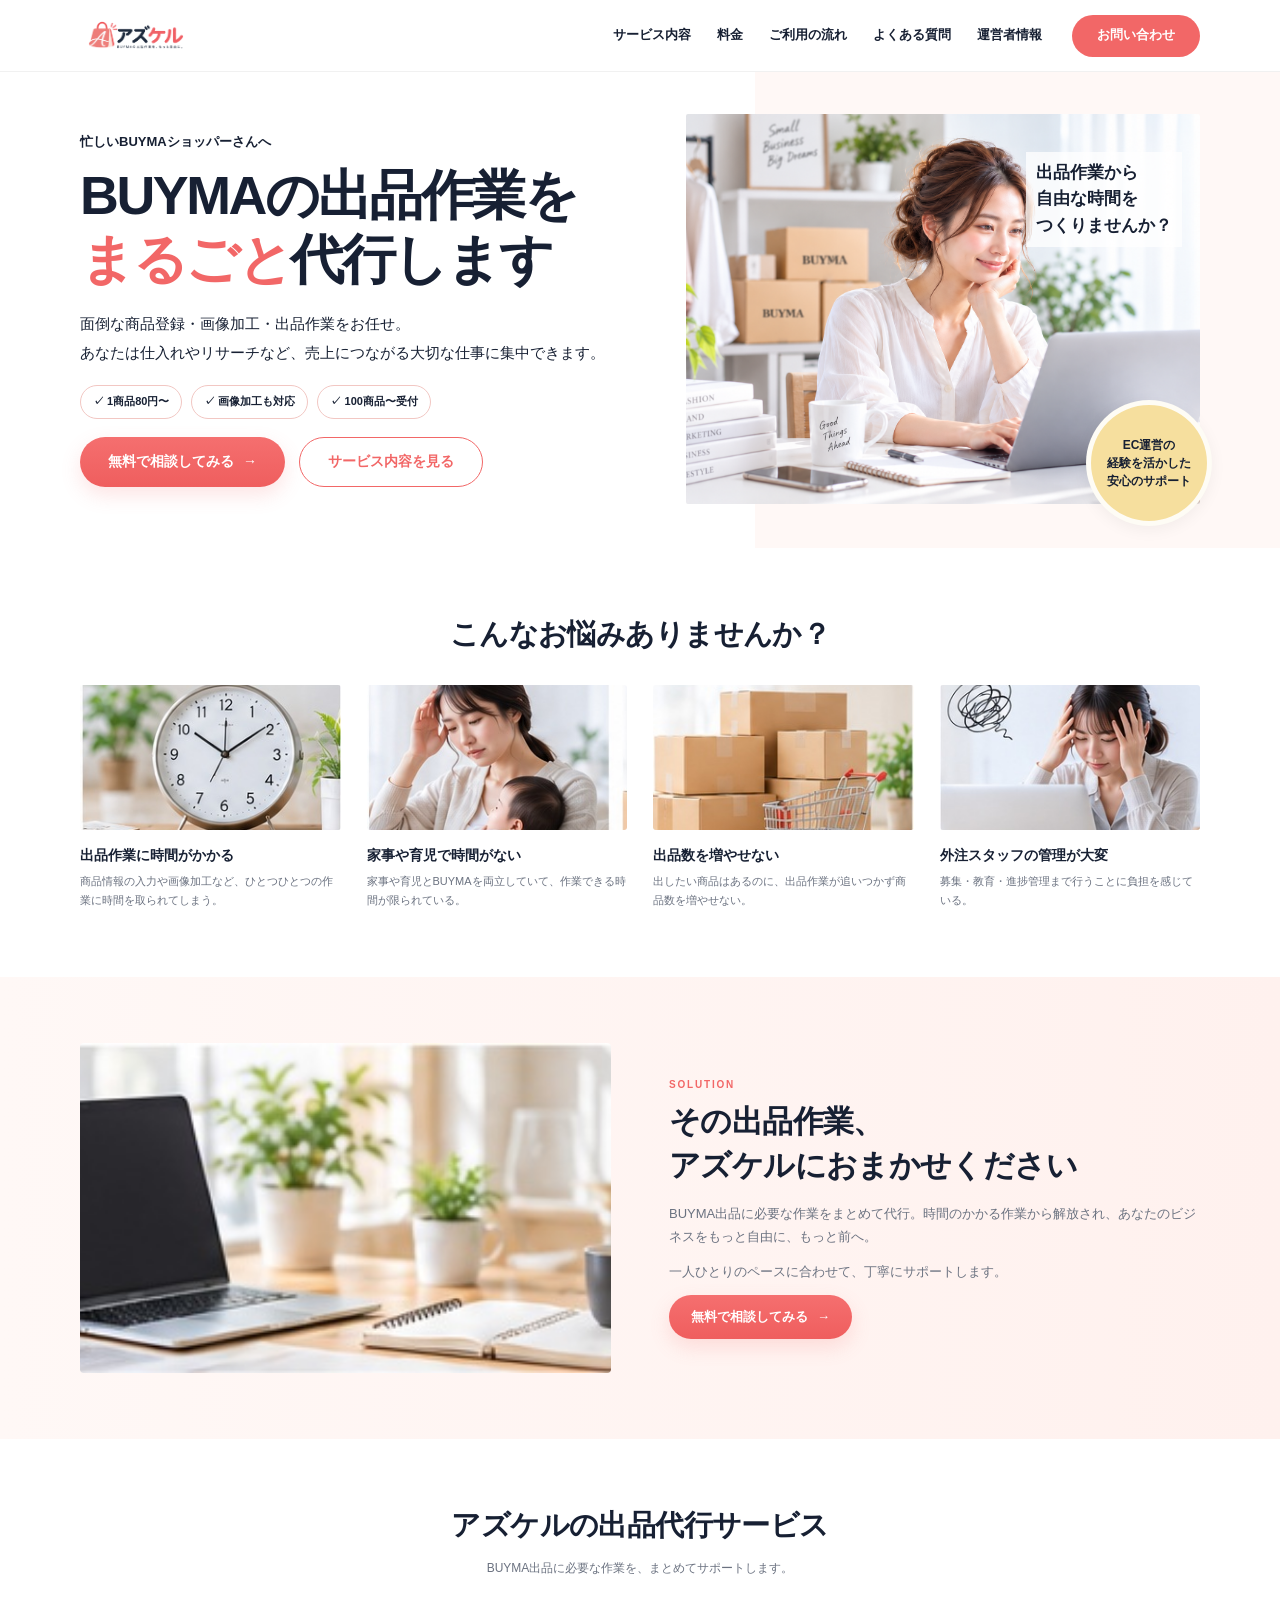
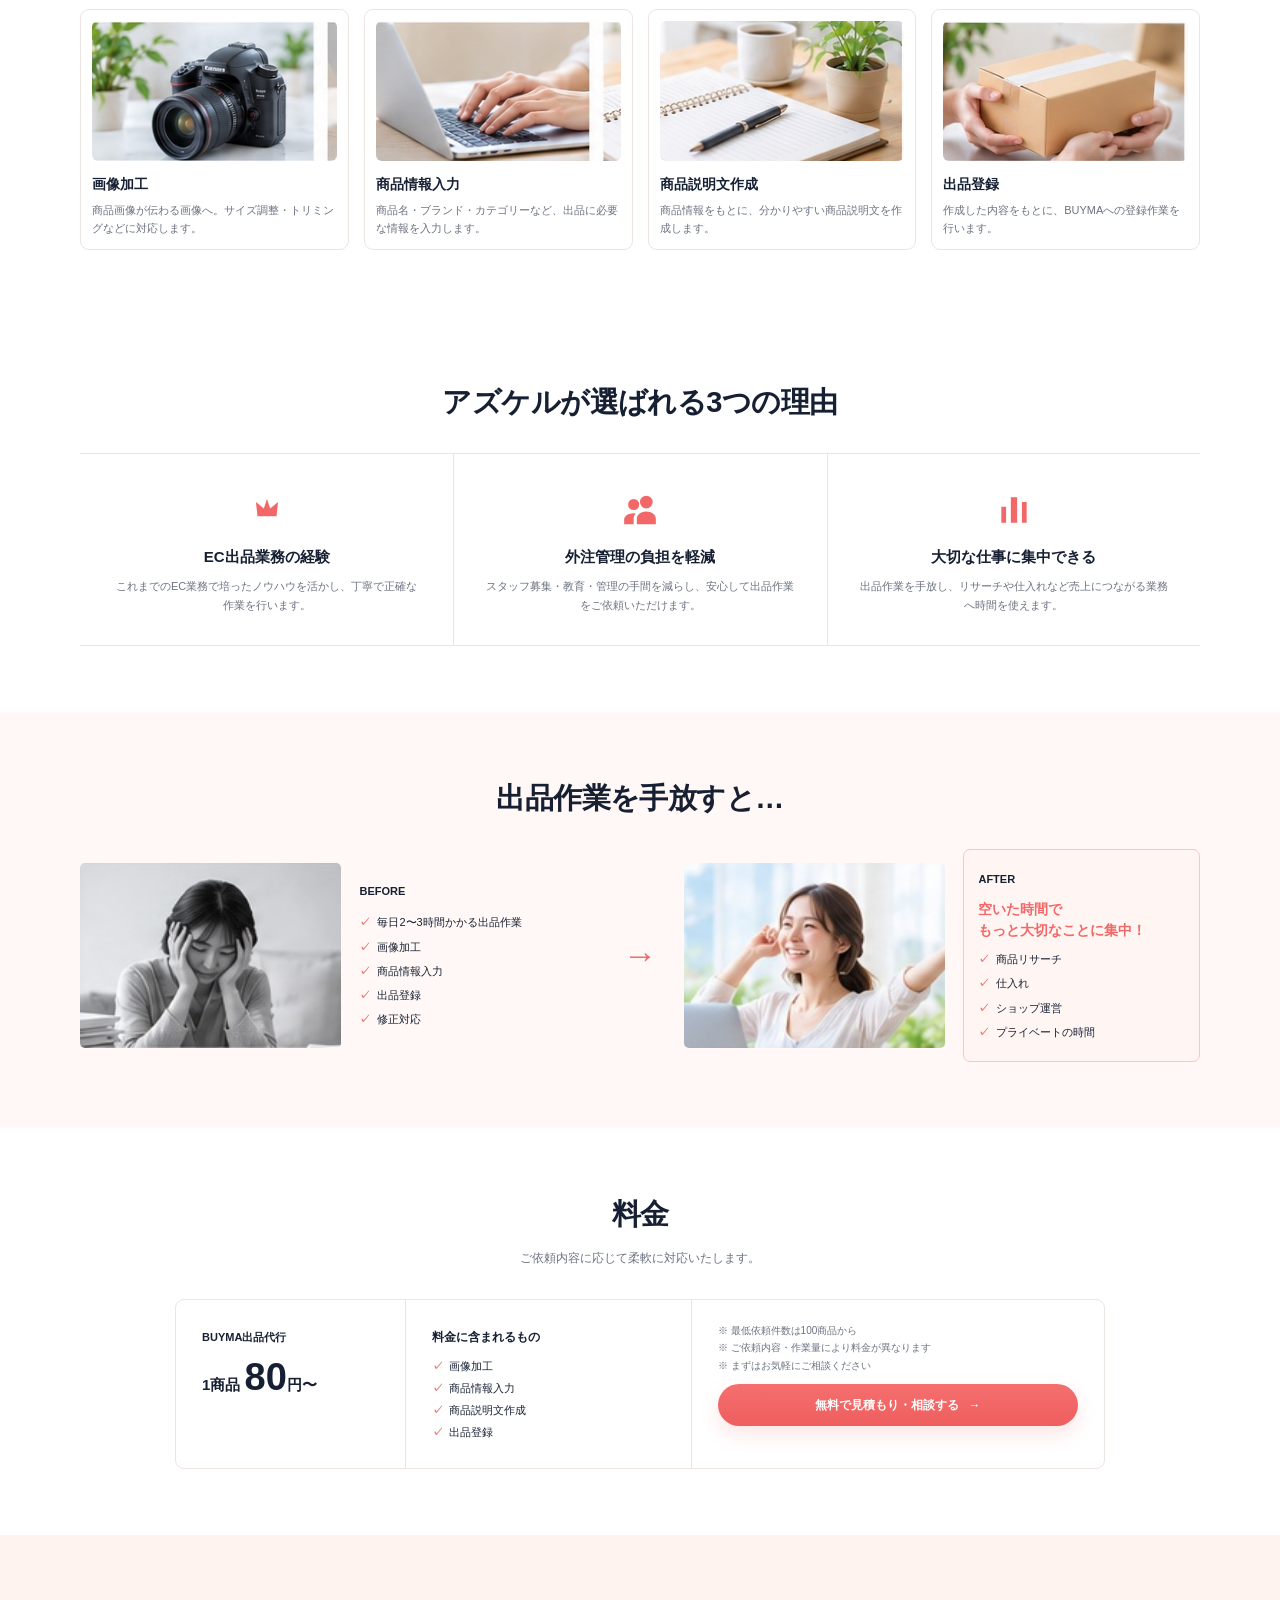
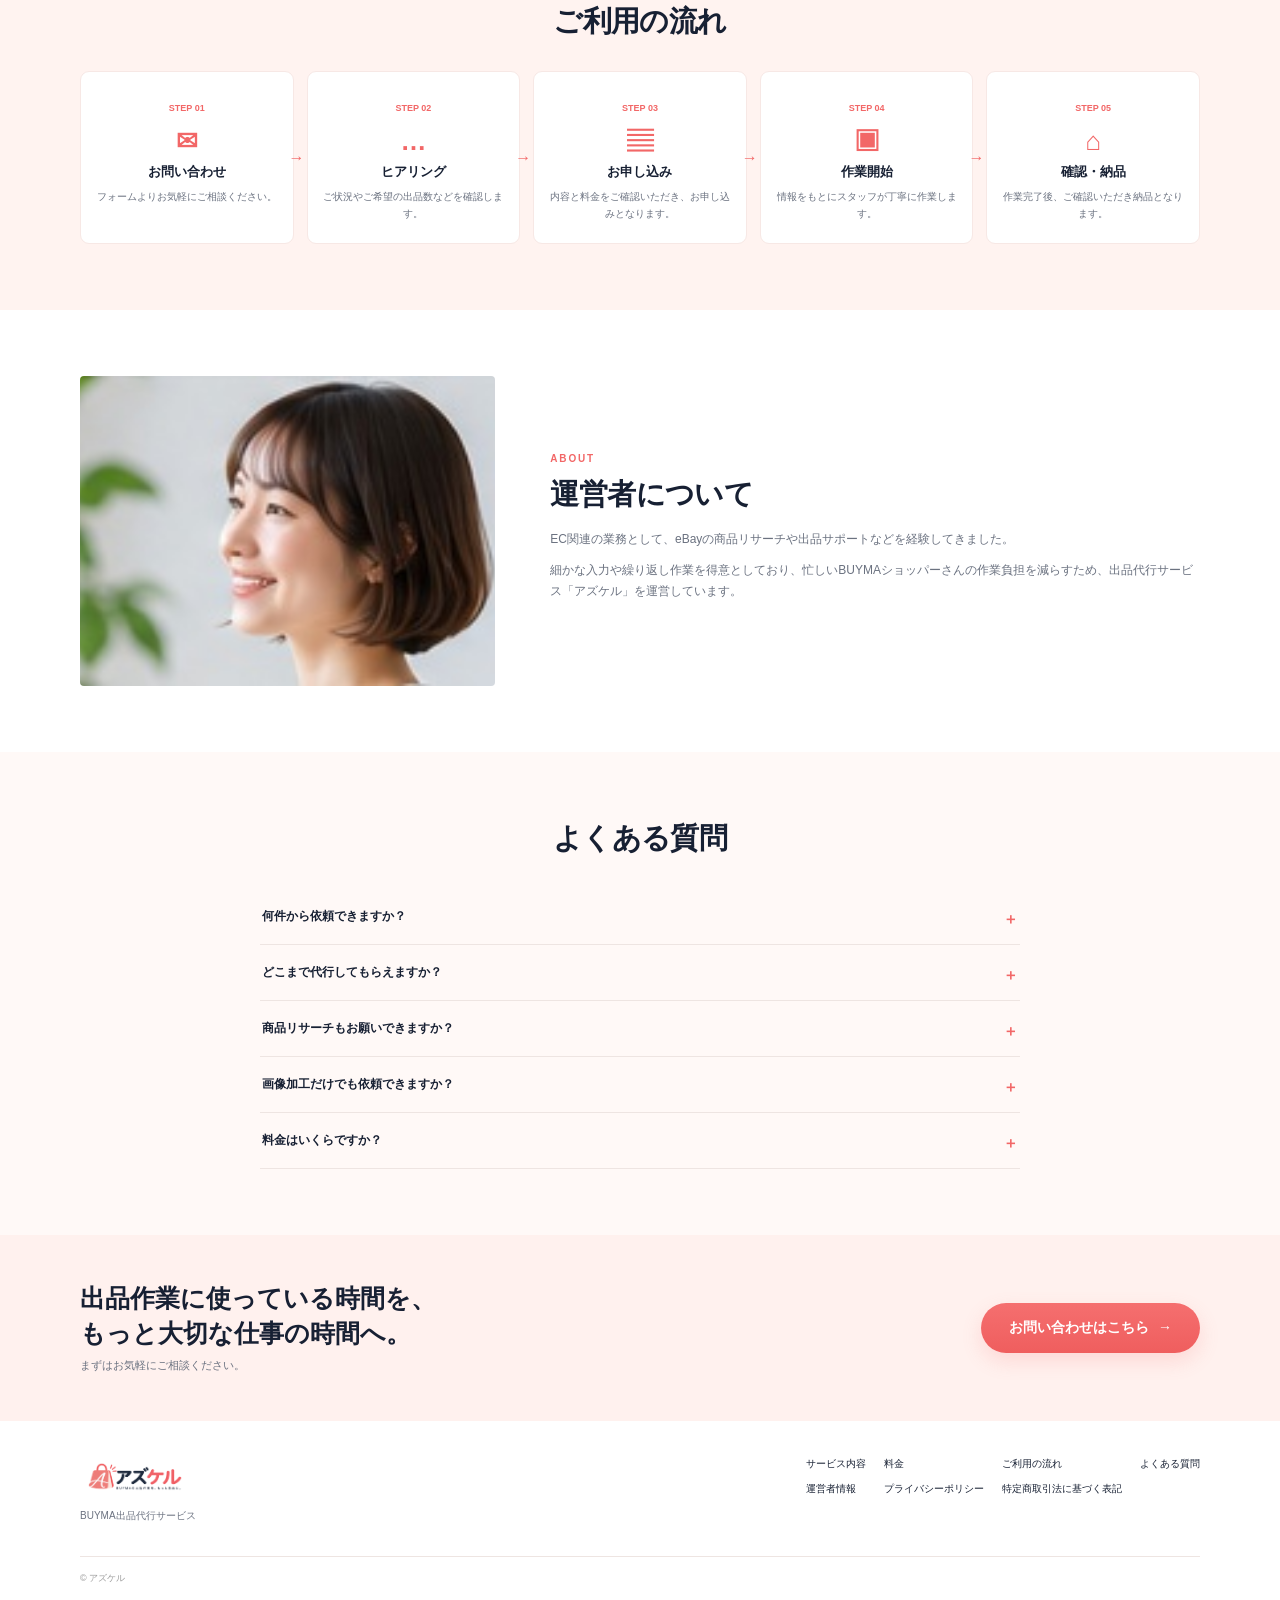
<file: index.html>
<!DOCTYPE html>
<html lang="ja">
<head>
  <meta charset="UTF-8">
  <meta name="viewport" content="width=device-width, initial-scale=1.0">
  <title>アズケル｜BUYMA出品代行サービス</title>
  <meta name="description" content="BUYMAの商品登録・画像加工・商品説明文作成・出品登録をまとめて代行。出品作業の時間を減らし、大切な業務に集中できる環境づくりをサポートします。">
  <link rel="stylesheet" href="css/style.css">
</head>
<body>
<header class="site-header">
  <div class="container header-inner">
    <a href="#top" class="logo"><img src="images/logo.png" alt="アズケル"></a>
    <nav id="global-nav" class="global-nav" aria-label="メインナビゲーション">
      <a href="#service">サービス内容</a>
      <a href="#price">料金</a>
      <a href="#flow">ご利用の流れ</a>
      <a href="#faq">よくある質問</a>
      <a href="#about">運営者情報</a>
    </nav>
    <a class="header-cta" href="https://form.run/@gos-pec--WWlvfseDAS2T5zOHGwQP">お問い合わせ</a>
    <button class="menu-button" type="button" aria-label="メニューを開く" aria-controls="global-nav" aria-expanded="false"><span></span><span></span><span></span></button>
  </div>
</header>

<main id="top">
  <section class="hero">
    <div class="container hero-grid">
      <div class="hero-copy">
        <p class="eyebrow">忙しいBUYMAショッパーさんへ</p>
        <h1>BUYMAの出品作業を<br><strong>まるごと</strong>代行します</h1>
        <p class="hero-lead">面倒な商品登録・画像加工・出品作業をお任せ。<br class="pc-only">あなたは仕入れやリサーチなど、売上につながる大切な仕事に集中できます。</p>
        <div class="hero-points">
          <span>✓ 1商品80円〜</span>
          <span>✓ 画像加工も対応</span>
          <span>✓ 100商品〜受付</span>
        </div>
        <div class="hero-actions">
          <a class="btn btn-primary" href="https://form.run/@gos-pec--WWlvfseDAS2T5zOHGwQP">無料で相談してみる <b>→</b></a>
          <a class="btn btn-outline" href="#service">サービス内容を見る</a>
        </div>
      </div>
      <div class="hero-visual">
        <img src="images/hero.png" alt="BUYMA出品作業をサポートするサービスのイメージ">
        <p class="hero-message">出品作業から<br>自由な時間を<br>つくりませんか？</p>
        <div class="hero-badge">EC運営の<br>経験を活かした<br>安心のサポート</div>
      </div>
    </div>
  </section>

  <section class="section problems">
    <div class="container">
      <h2>こんなお悩みありませんか？</h2>
      <div class="problem-grid">
        <article><img src="images/02_problem_time.jpg" alt="出品作業に時間がかかるイメージ"><h3>出品作業に時間がかかる</h3><p>商品情報の入力や画像加工など、ひとつひとつの作業に時間を取られてしまう。</p></article>
        <article><img src="images/03_problem_childcare.jpg" alt="家事や育児で時間がないイメージ"><h3>家事や育児で時間がない</h3><p>家事や育児とBUYMAを両立していて、作業できる時間が限られている。</p></article>
        <article><img src="images/04_problem_items.jpg" alt="出品数を増やせないイメージ"><h3>出品数を増やせない</h3><p>出したい商品はあるのに、出品作業が追いつかず商品数を増やせない。</p></article>
        <article><img src="images/05_problem_management.jpg" alt="外注スタッフの管理が大変なイメージ"><h3>外注スタッフの管理が大変</h3><p>募集・教育・進捗管理まで行うことに負担を感じている。</p></article>
      </div>
    </div>
  </section>

  <section class="section solution">
    <div class="container solution-grid">
      <img src="images/06_solution.jpg" alt="出品作業を外注して時間を生み出すイメージ">
      <div>
        <p class="section-label">SOLUTION</p>
        <h2>その出品作業、<br>アズケルにおまかせください</h2>
        <p>BUYMA出品に必要な作業をまとめて代行。時間のかかる作業から解放され、あなたのビジネスをもっと自由に、もっと前へ。</p>
        <p>一人ひとりのペースに合わせて、丁寧にサポートします。</p>
        <a class="btn btn-primary btn-small" href="https://form.run/@gos-pec--WWlvfseDAS2T5zOHGwQP">無料で相談してみる <b>→</b></a>
      </div>
    </div>
  </section>

  <section id="service" class="section service">
    <div class="container">
      <h2>アズケルの出品代行サービス</h2>
      <p class="section-intro">BUYMA出品に必要な作業を、まとめてサポートします。</p>
      <div class="service-grid">
        <article><img src="images/07_service_image.jpg" alt="画像加工のイメージ"><h3>画像加工</h3><p>商品画像が伝わる画像へ。サイズ調整・トリミングなどに対応します。</p></article>
        <article><img src="images/08_service_input.jpg" alt="商品情報入力のイメージ"><h3>商品情報入力</h3><p>商品名・ブランド・カテゴリーなど、出品に必要な情報を入力します。</p></article>
        <article><img src="images/09_service_description.jpg" alt="商品説明文作成のイメージ"><h3>商品説明文作成</h3><p>商品情報をもとに、分かりやすい商品説明文を作成します。</p></article>
        <article><img src="images/10_service_registration.jpg" alt="出品登録のイメージ"><h3>出品登録</h3><p>作成した内容をもとに、BUYMAへの登録作業を行います。</p></article>
      </div>
    </div>
  </section>

  <section class="section features">
    <div class="container">
      <h2>アズケルが選ばれる3つの理由</h2>
      <div class="feature-grid">
        <article><div class="icon-wrap"><svg viewBox="0 0 24 24" aria-hidden="true"><path d="M4 18h16M6 16l-1-9 5 4 2-6 2 6 5-4-1 9H6Z"/></svg></div><h3>EC出品業務の経験</h3><p>これまでのEC業務で培ったノウハウを活かし、丁寧で正確な作業を行います。</p></article>
        <article><div class="icon-wrap"><svg viewBox="0 0 24 24" aria-hidden="true"><path d="M16 11a4 4 0 1 0 0-8 4 4 0 0 0 0 8ZM8 12a3.5 3.5 0 1 0 0-7 3.5 3.5 0 0 0 0 7Zm8 1c-3.3 0-6 2-6 4.5V21h12v-3.5C22 15 19.3 13 16 13ZM8 14c-3.3 0-6 1.8-6 4v3h6v-3.5c0-1.3.5-2.5 1.3-3.4A9 9 0 0 0 8 14Z"/></svg></div><h3>外注管理の負担を軽減</h3><p>スタッフ募集・教育・管理の手間を減らし、安心して出品作業をご依頼いただけます。</p></article>
        <article><div class="icon-wrap"><svg viewBox="0 0 24 24" aria-hidden="true"><path d="M4 20h3V10H4v10Zm6 0h4V4h-4v16Zm7 0h3V7h-3v13Z"/></svg></div><h3>大切な仕事に集中できる</h3><p>出品作業を手放し、リサーチや仕入れなど売上につながる業務へ時間を使えます。</p></article>
      </div>
    </div>
  </section>

  <section class="section before-after">
    <div class="container">
      <h2>出品作業を手放すと…</h2>
      <div class="ba-grid">
        <div class="ba-card before-card"><img src="images/14_before.jpg" alt="出品作業に追われている状態のイメージ"><div><span>BEFORE</span><ul><li>毎日2〜3時間かかる出品作業</li><li>画像加工</li><li>商品情報入力</li><li>出品登録</li><li>修正対応</li></ul></div></div>
        <div class="ba-arrow">→</div>
        <div class="ba-card after-card"><img src="images/15_after.jpg" alt="出品作業を任せて時間に余裕ができたイメージ"><div class="after-panel"><span>AFTER</span><strong>空いた時間で<br>もっと大切なことに集中！</strong><ul><li>商品リサーチ</li><li>仕入れ</li><li>ショップ運営</li><li>プライベートの時間</li></ul></div></div>
      </div>
    </div>
  </section>

  <section id="price" class="section price">
    <div class="container">
      <h2>料金</h2>
      <p class="section-intro">ご依頼内容に応じて柔軟に対応いたします。</p>
      <div class="price-box">
        <div class="price-main"><small>BUYMA出品代行</small><p>1商品 <strong>80</strong>円〜</p></div>
        <div class="price-included"><b>料金に含まれるもの</b><ul><li>画像加工</li><li>商品情報入力</li><li>商品説明文作成</li><li>出品登録</li></ul></div>
        <div class="price-action"><p>※ 最低依頼件数は100商品から<br>※ ご依頼内容・作業量により料金が異なります<br>※ まずはお気軽にご相談ください</p><a class="btn btn-primary" href="https://form.run/@gos-pec--WWlvfseDAS2T5zOHGwQP">無料で見積もり・相談する <b>→</b></a></div>
      </div>
    </div>
  </section>

  <section id="flow" class="section flow">
    <div class="container"><h2>ご利用の流れ</h2>
      <ol class="flow-grid">
        <li><span>STEP 01</span><div class="flow-icon">✉</div><h3>お問い合わせ</h3><p>フォームよりお気軽にご相談ください。</p></li>
        <li><span>STEP 02</span><div class="flow-icon">…</div><h3>ヒアリング</h3><p>ご状況やご希望の出品数などを確認します。</p></li>
        <li><span>STEP 03</span><div class="flow-icon">▤</div><h3>お申し込み</h3><p>内容と料金をご確認いただき、お申し込みとなります。</p></li>
        <li><span>STEP 04</span><div class="flow-icon">▣</div><h3>作業開始</h3><p>情報をもとにスタッフが丁寧に作業します。</p></li>
        <li><span>STEP 05</span><div class="flow-icon">⌂</div><h3>確認・納品</h3><p>作業完了後、ご確認いただき納品となります。</p></li>
      </ol>
    </div>
  </section>

  <section id="about" class="section about">
    <div class="container about-grid">
      <img src="images/21_about.jpg" alt="運営者プロフィールのイメージ">
      <div><p class="section-label">ABOUT</p><h2>運営者について</h2><p>EC関連の業務として、eBayの商品リサーチや出品サポートなどを経験してきました。</p><p>細かな入力や繰り返し作業を得意としており、忙しいBUYMAショッパーさんの作業負担を減らすため、出品代行サービス「アズケル」を運営しています。</p></div>
    </div>
  </section>

  <section id="faq" class="section faq">
    <div class="faq-wrap"><h2>よくある質問</h2>
      <details><summary>何件から依頼できますか？</summary><p>100件からお受けいたします。</p></details>
      <details><summary>どこまで代行してもらえますか？</summary><p>画像加工、商品情報入力、商品説明文作成、出品登録などに対応します。</p></details>
      <details><summary>商品リサーチもお願いできますか？</summary><p>申し訳ございませんが、商品リサーチは対応しておりません。</p></details>
      <details><summary>画像加工だけでも依頼できますか？</summary><p>はい、承ります。</p></details>
      <details><summary>料金はいくらですか？</summary><p>BUYMA出品代行は1商品80円〜です。</p></details>
    </div>
  </section>

  <section class="closing">
    <div class="container closing-inner"><div><h2>出品作業に使っている時間を、<br>もっと大切な仕事の時間へ。</h2><p>まずはお気軽にご相談ください。</p></div><a class="btn btn-primary" href="https://form.run/@gos-pec--WWlvfseDAS2T5zOHGwQP">お問い合わせはこちら <b>→</b></a></div>
  </section>
</main>

<footer class="site-footer">
  <div class="container footer-main"><div><img src="images/logo.png" alt="アズケル"><p>BUYMA出品代行サービス</p></div><nav><a href="#service">サービス内容</a><a href="#price">料金</a><a href="#flow">ご利用の流れ</a><a href="#faq">よくある質問</a><a href="#about">運営者情報</a><a href="privacy.html">プライバシーポリシー</a><a href="tokusho.html">特定商取引法に基づく表記</a></nav></div>
  <div class="container footer-bottom">© アズケル</div>
</footer>
<script src="js/menu.js"></script>
</body>
</html>
</file>
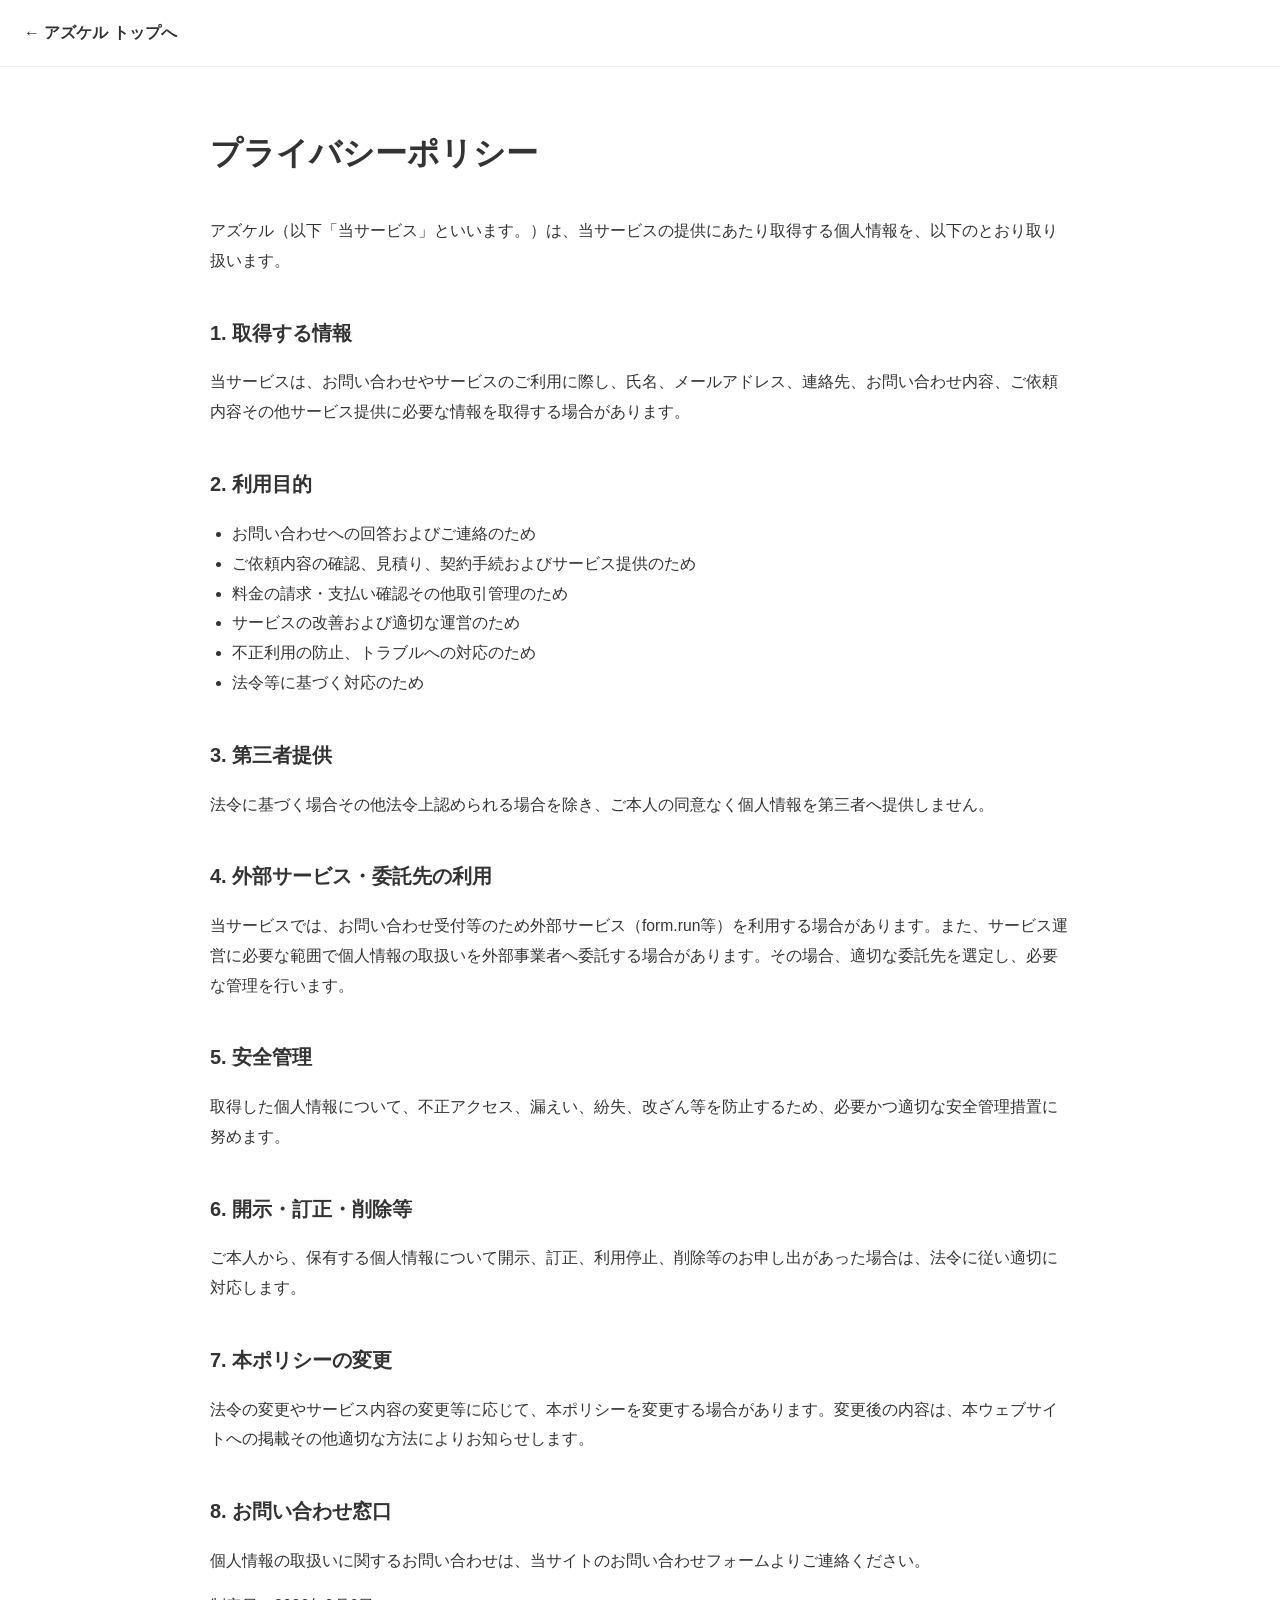
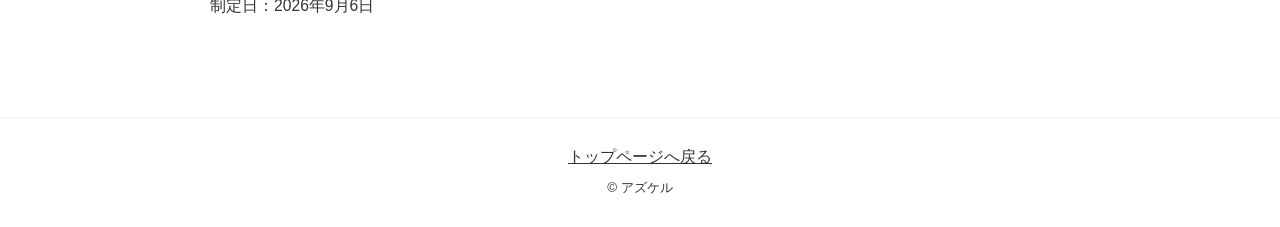
<file: privacy.html>
<!DOCTYPE html>
<html lang="ja">
<head>
<meta charset="UTF-8">
<meta name="viewport" content="width=device-width, initial-scale=1.0">
<title>プライバシーポリシー｜アズケル</title>
<meta name="robots" content="index,follow">

<style>
  body{font-family:-apple-system,BlinkMacSystemFont,"Segoe UI","Noto Sans JP",sans-serif;line-height:1.9;color:#333;margin:0;background:#fff}
  .legal-header{border-bottom:1px solid #eee;padding:18px 24px}
  .legal-header a{color:#333;text-decoration:none;font-weight:700}
  .legal-wrap{max-width:860px;margin:0 auto;padding:56px 24px 80px}
  h1{font-size:2rem;margin:0 0 32px}
  h2{font-size:1.25rem;margin:38px 0 12px}
  p,li{font-size:.98rem}
  ul{padding-left:1.4em}
  .note{background:#f7f7f7;border-radius:10px;padding:18px 20px;margin:24px 0}
  .placeholder{font-weight:700}
  .legal-footer{border-top:1px solid #eee;text-align:center;padding:24px}
  .legal-footer a{color:#333}
</style>

</head>
<body>
<header class="legal-header"><a href="index.html">← アズケル トップへ</a></header>
<main class="legal-wrap">
<h1>プライバシーポリシー</h1>

<p>アズケル（以下「当サービス」といいます。）は、当サービスの提供にあたり取得する個人情報を、以下のとおり取り扱います。</p>
<h2>1. 取得する情報</h2>
<p>当サービスは、お問い合わせやサービスのご利用に際し、氏名、メールアドレス、連絡先、お問い合わせ内容、ご依頼内容その他サービス提供に必要な情報を取得する場合があります。</p>
<h2>2. 利用目的</h2>
<ul>
<li>お問い合わせへの回答およびご連絡のため</li>
<li>ご依頼内容の確認、見積り、契約手続およびサービス提供のため</li>
<li>料金の請求・支払い確認その他取引管理のため</li>
<li>サービスの改善および適切な運営のため</li>
<li>不正利用の防止、トラブルへの対応のため</li>
<li>法令等に基づく対応のため</li>
</ul>
<h2>3. 第三者提供</h2>
<p>法令に基づく場合その他法令上認められる場合を除き、ご本人の同意なく個人情報を第三者へ提供しません。</p>
<h2>4. 外部サービス・委託先の利用</h2>
<p>当サービスでは、お問い合わせ受付等のため外部サービス（form.run等）を利用する場合があります。また、サービス運営に必要な範囲で個人情報の取扱いを外部事業者へ委託する場合があります。その場合、適切な委託先を選定し、必要な管理を行います。</p>
<h2>5. 安全管理</h2>
<p>取得した個人情報について、不正アクセス、漏えい、紛失、改ざん等を防止するため、必要かつ適切な安全管理措置に努めます。</p>
<h2>6. 開示・訂正・削除等</h2>
<p>ご本人から、保有する個人情報について開示、訂正、利用停止、削除等のお申し出があった場合は、法令に従い適切に対応します。</p>
<h2>7. 本ポリシーの変更</h2>
<p>法令の変更やサービス内容の変更等に応じて、本ポリシーを変更する場合があります。変更後の内容は、本ウェブサイトへの掲載その他適切な方法によりお知らせします。</p>
<h2>8. お問い合わせ窓口</h2>
<p>個人情報の取扱いに関するお問い合わせは、当サイトのお問い合わせフォームよりご連絡ください。</p>
<p>制定日：2026年9月6日</p>

</main>
<footer class="legal-footer"><a href="index.html">トップページへ戻る</a><br><small>© アズケル</small></footer>
</body>
</html>
</file>
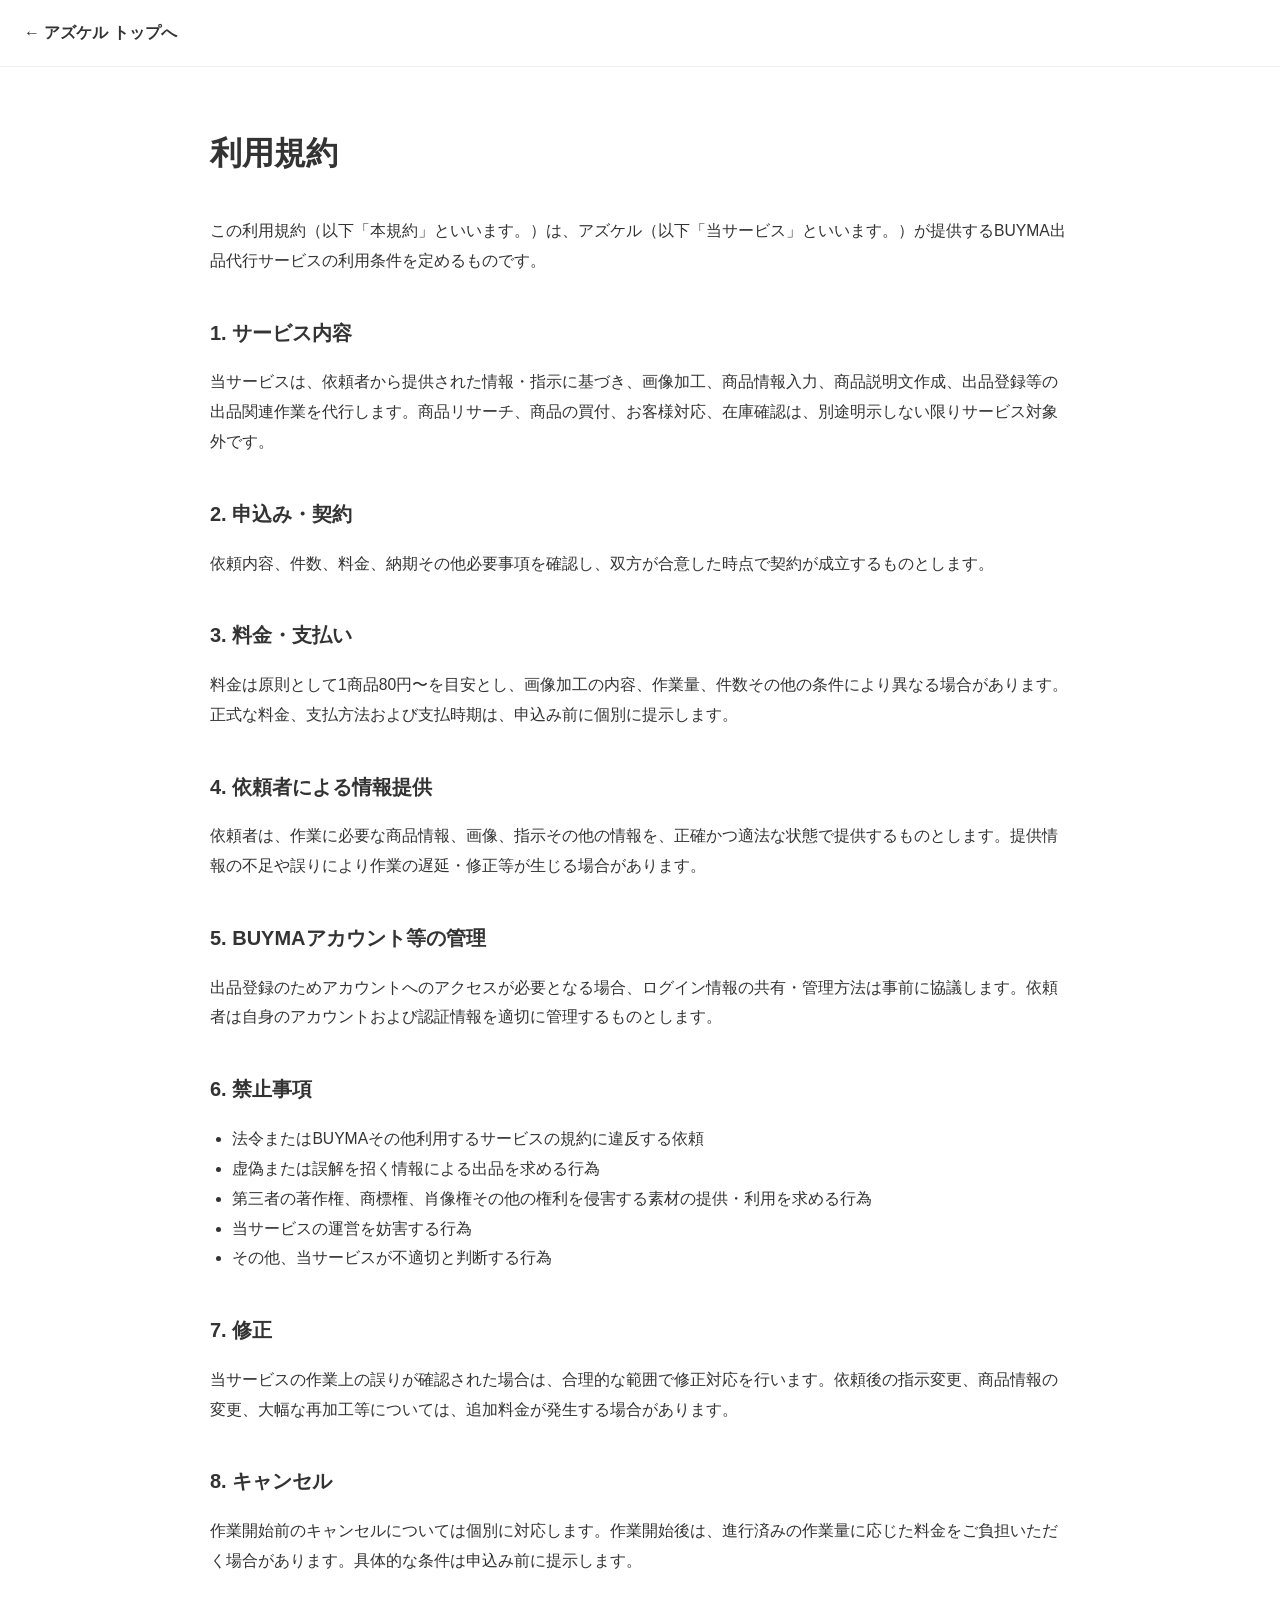
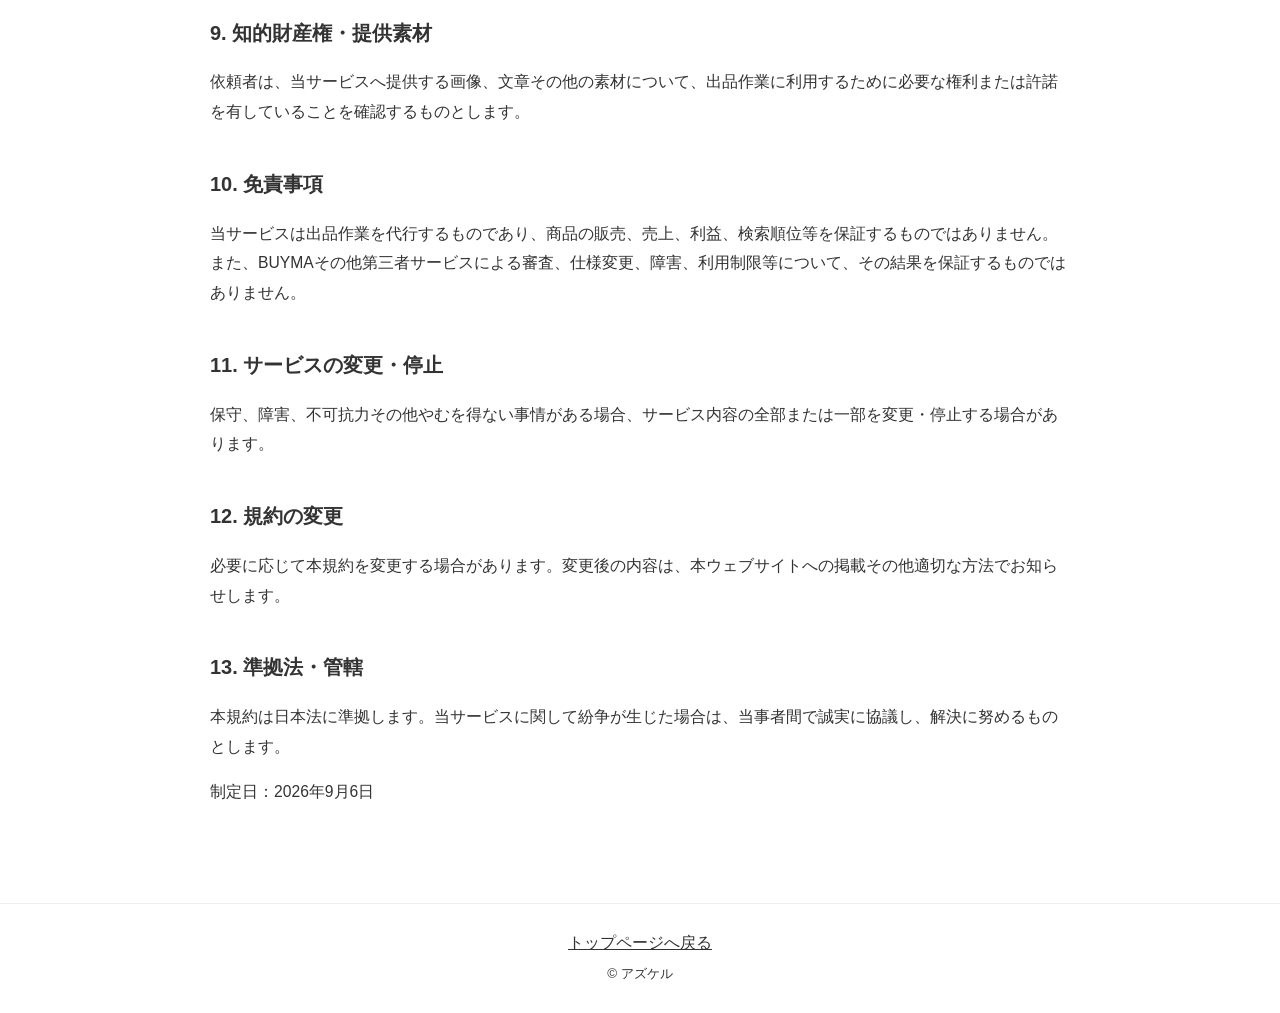
<file: terms.html>
<!DOCTYPE html>
<html lang="ja">
<head>
<meta charset="UTF-8">
<meta name="viewport" content="width=device-width, initial-scale=1.0">
<title>利用規約｜アズケル</title>
<meta name="robots" content="index,follow">

<style>
  body{font-family:-apple-system,BlinkMacSystemFont,"Segoe UI","Noto Sans JP",sans-serif;line-height:1.9;color:#333;margin:0;background:#fff}
  .legal-header{border-bottom:1px solid #eee;padding:18px 24px}
  .legal-header a{color:#333;text-decoration:none;font-weight:700}
  .legal-wrap{max-width:860px;margin:0 auto;padding:56px 24px 80px}
  h1{font-size:2rem;margin:0 0 32px}
  h2{font-size:1.25rem;margin:38px 0 12px}
  p,li{font-size:.98rem}
  ul{padding-left:1.4em}
  .note{background:#f7f7f7;border-radius:10px;padding:18px 20px;margin:24px 0}
  .placeholder{font-weight:700}
  .legal-footer{border-top:1px solid #eee;text-align:center;padding:24px}
  .legal-footer a{color:#333}
</style>

</head>
<body>
<header class="legal-header"><a href="index.html">← アズケル トップへ</a></header>
<main class="legal-wrap">
<h1>利用規約</h1>

<p>この利用規約（以下「本規約」といいます。）は、アズケル（以下「当サービス」といいます。）が提供するBUYMA出品代行サービスの利用条件を定めるものです。</p>
<h2>1. サービス内容</h2>
<p>当サービスは、依頼者から提供された情報・指示に基づき、画像加工、商品情報入力、商品説明文作成、出品登録等の出品関連作業を代行します。商品リサーチ、商品の買付、お客様対応、在庫確認は、別途明示しない限りサービス対象外です。</p>
<h2>2. 申込み・契約</h2>
<p>依頼内容、件数、料金、納期その他必要事項を確認し、双方が合意した時点で契約が成立するものとします。</p>
<h2>3. 料金・支払い</h2>
<p>料金は原則として1商品80円〜を目安とし、画像加工の内容、作業量、件数その他の条件により異なる場合があります。正式な料金、支払方法および支払時期は、申込み前に個別に提示します。</p>
<h2>4. 依頼者による情報提供</h2>
<p>依頼者は、作業に必要な商品情報、画像、指示その他の情報を、正確かつ適法な状態で提供するものとします。提供情報の不足や誤りにより作業の遅延・修正等が生じる場合があります。</p>
<h2>5. BUYMAアカウント等の管理</h2>
<p>出品登録のためアカウントへのアクセスが必要となる場合、ログイン情報の共有・管理方法は事前に協議します。依頼者は自身のアカウントおよび認証情報を適切に管理するものとします。</p>
<h2>6. 禁止事項</h2>
<ul>
<li>法令またはBUYMAその他利用するサービスの規約に違反する依頼</li>
<li>虚偽または誤解を招く情報による出品を求める行為</li>
<li>第三者の著作権、商標権、肖像権その他の権利を侵害する素材の提供・利用を求める行為</li>
<li>当サービスの運営を妨害する行為</li>
<li>その他、当サービスが不適切と判断する行為</li>
</ul>
<h2>7. 修正</h2>
<p>当サービスの作業上の誤りが確認された場合は、合理的な範囲で修正対応を行います。依頼後の指示変更、商品情報の変更、大幅な再加工等については、追加料金が発生する場合があります。</p>
<h2>8. キャンセル</h2>
<p>作業開始前のキャンセルについては個別に対応します。作業開始後は、進行済みの作業量に応じた料金をご負担いただく場合があります。具体的な条件は申込み前に提示します。</p>
<h2>9. 知的財産権・提供素材</h2>
<p>依頼者は、当サービスへ提供する画像、文章その他の素材について、出品作業に利用するために必要な権利または許諾を有していることを確認するものとします。</p>
<h2>10. 免責事項</h2>
<p>当サービスは出品作業を代行するものであり、商品の販売、売上、利益、検索順位等を保証するものではありません。また、BUYMAその他第三者サービスによる審査、仕様変更、障害、利用制限等について、その結果を保証するものではありません。</p>
<h2>11. サービスの変更・停止</h2>
<p>保守、障害、不可抗力その他やむを得ない事情がある場合、サービス内容の全部または一部を変更・停止する場合があります。</p>
<h2>12. 規約の変更</h2>
<p>必要に応じて本規約を変更する場合があります。変更後の内容は、本ウェブサイトへの掲載その他適切な方法でお知らせします。</p>
<h2>13. 準拠法・管轄</h2>
<p>本規約は日本法に準拠します。当サービスに関して紛争が生じた場合は、当事者間で誠実に協議し、解決に努めるものとします。</p>
<p>制定日：2026年9月6日</p>

</main>
<footer class="legal-footer"><a href="index.html">トップページへ戻る</a><br><small>© アズケル</small></footer>
</body>
</html>
</file>
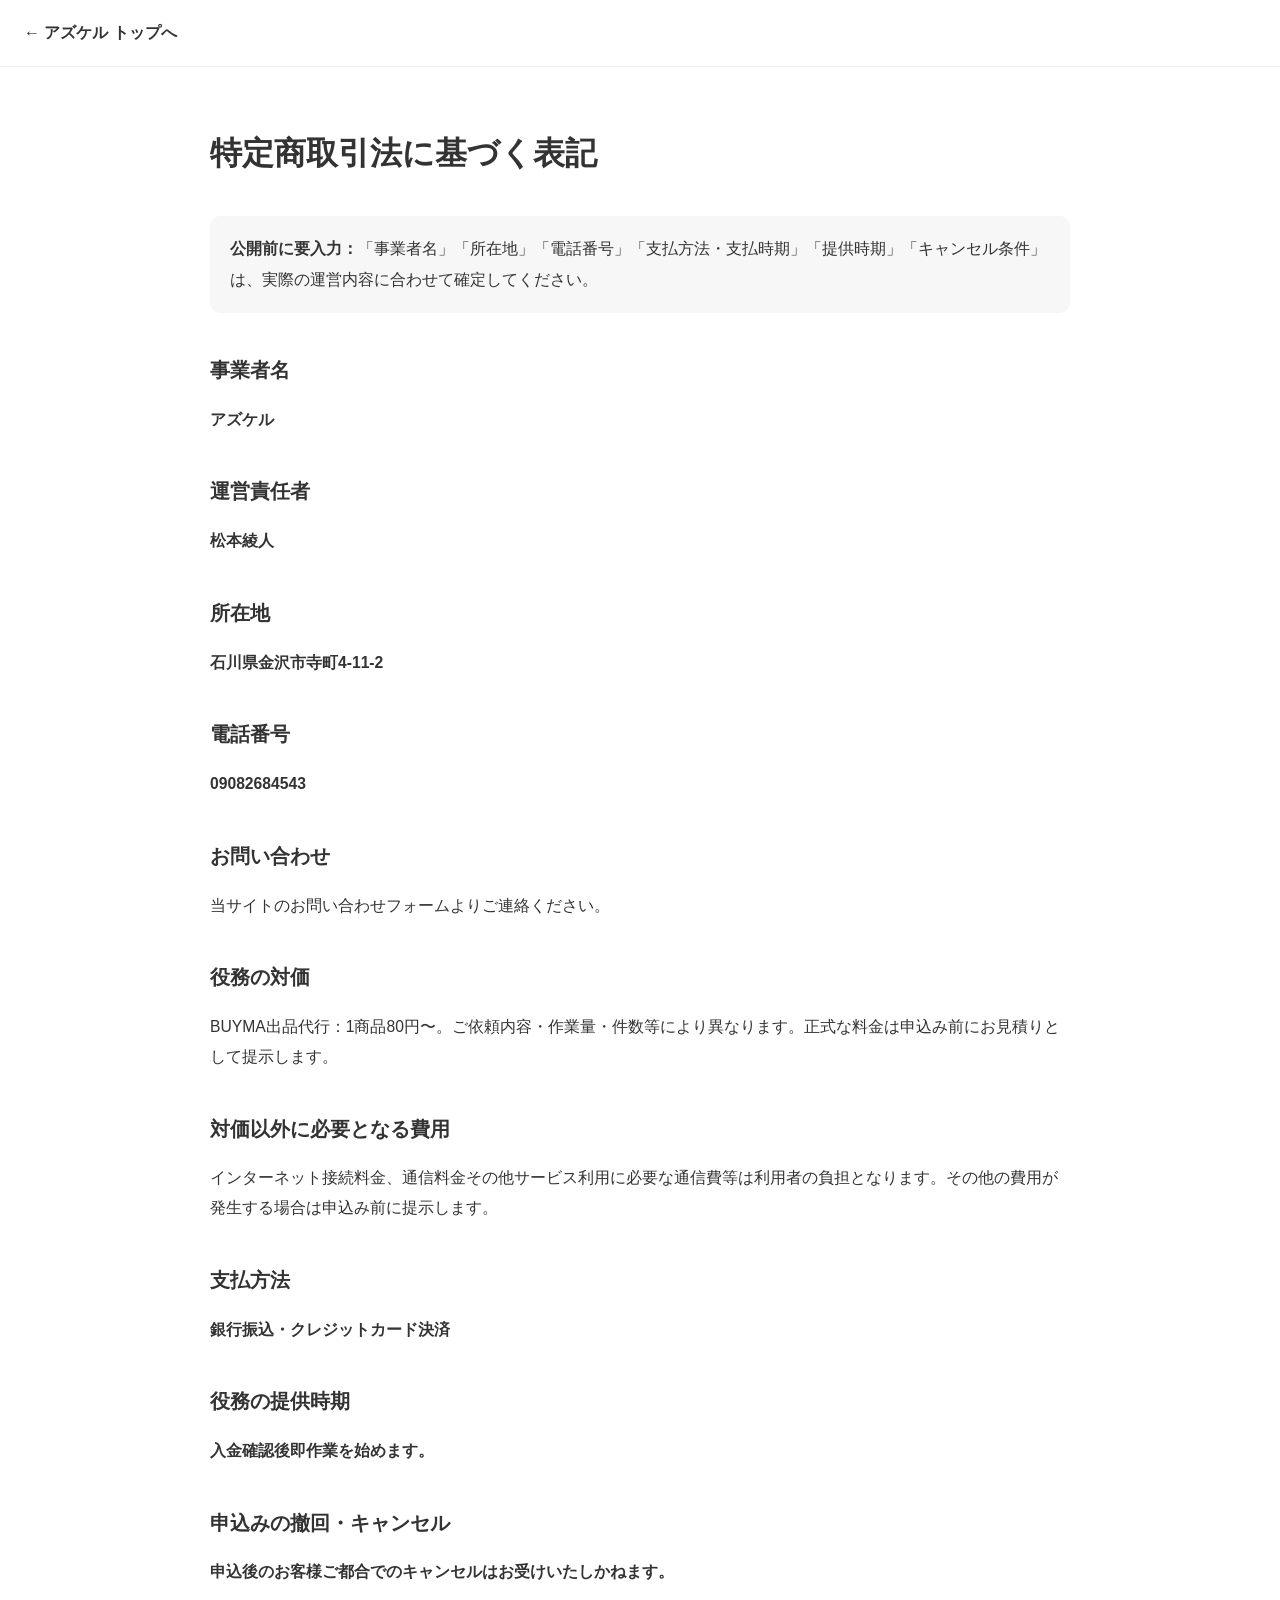
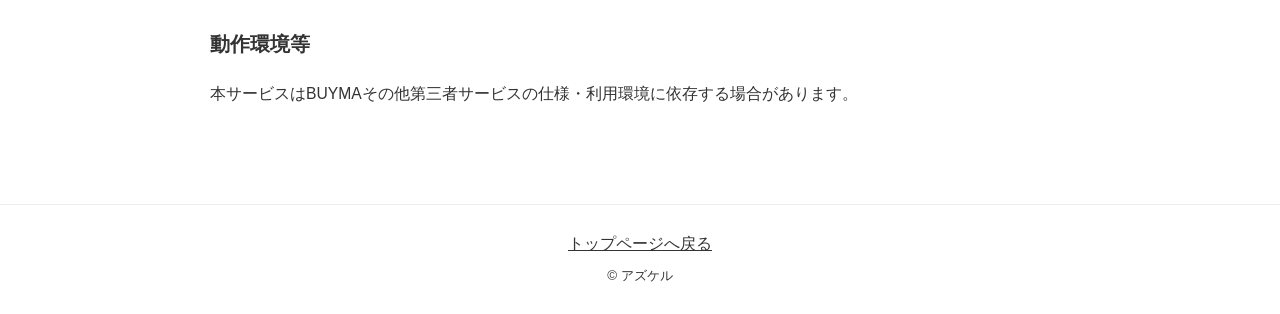
<file: tokusho.html>
<!DOCTYPE html>
<html lang="ja">
<head>
<meta charset="UTF-8">
<meta name="viewport" content="width=device-width, initial-scale=1.0">
<title>特定商取引法に基づく表記｜アズケル</title>
<meta name="robots" content="index,follow">

<style>
  body{font-family:-apple-system,BlinkMacSystemFont,"Segoe UI","Noto Sans JP",sans-serif;line-height:1.9;color:#333;margin:0;background:#fff}
  .legal-header{border-bottom:1px solid #eee;padding:18px 24px}
  .legal-header a{color:#333;text-decoration:none;font-weight:700}
  .legal-wrap{max-width:860px;margin:0 auto;padding:56px 24px 80px}
  h1{font-size:2rem;margin:0 0 32px}
  h2{font-size:1.25rem;margin:38px 0 12px}
  p,li{font-size:.98rem}
  ul{padding-left:1.4em}
  .note{background:#f7f7f7;border-radius:10px;padding:18px 20px;margin:24px 0}
  .placeholder{font-weight:700}
  .legal-footer{border-top:1px solid #eee;text-align:center;padding:24px}
  .legal-footer a{color:#333}
</style>

</head>
<body>
<header class="legal-header"><a href="index.html">← アズケル トップへ</a></header>
<main class="legal-wrap">
<h1>特定商取引法に基づく表記</h1>

<div class="note"><strong>公開前に要入力：</strong>「事業者名」「所在地」「電話番号」「支払方法・支払時期」「提供時期」「キャンセル条件」は、実際の運営内容に合わせて確定してください。</div>
<h2>事業者名</h2>
<p class="placeholder">アズケル</p>
<h2>運営責任者</h2>
<p class="placeholder">松本綾人</p>
<h2>所在地</h2>
<p class="placeholder">石川県金沢市寺町4-11-2</p>
<h2>電話番号</h2>
<p class="placeholder">09082684543</p>
<h2>お問い合わせ</h2>
<p>当サイトのお問い合わせフォームよりご連絡ください。</p>
<h2>役務の対価</h2>
<p>BUYMA出品代行：1商品80円〜。ご依頼内容・作業量・件数等により異なります。正式な料金は申込み前にお見積りとして提示します。</p>
<h2>対価以外に必要となる費用</h2>
<p>インターネット接続料金、通信料金その他サービス利用に必要な通信費等は利用者の負担となります。その他の費用が発生する場合は申込み前に提示します。</p>
<h2>支払方法</h2>
<p class="placeholder">銀行振込・クレジットカード決済</p>
<h2>役務の提供時期</h2>
<p class="placeholder">入金確認後即作業を始めます。</p>
<h2>申込みの撤回・キャンセル</h2>
<p class="placeholder">申込後のお客様ご都合でのキャンセルはお受けいたしかねます。</p>
<h2>動作環境等</h2>
<p>本サービスはBUYMAその他第三者サービスの仕様・利用環境に依存する場合があります。</p>

</main>
<footer class="legal-footer"><a href="index.html">トップページへ戻る</a><br><small>© アズケル</small></footer>
</body>
</html>
</file>
<file: css/style.css>
:root{--coral:#f26767;--coral-dark:#ed5b5b;--ink:#172033;--muted:#6b7280;--pink:#fff3f0;--pink-light:#fff9f7;--line:#eee5e2;--white:#fff}
*{box-sizing:border-box}html{scroll-behavior:smooth}body{margin:0;color:var(--ink);background:#fff;font-family:-apple-system,BlinkMacSystemFont,"Noto Sans JP","Yu Gothic",Meiryo,sans-serif;line-height:1.75}img{max-width:100%;display:block}a{color:inherit}.container{width:min(1120px,calc(100% - 48px));margin:0 auto}.site-header{height:72px;background:rgba(255,255,255,.98);border-bottom:1px solid #f1f1f1;position:sticky;top:0;z-index:50}.header-inner{height:100%;display:flex;align-items:center;gap:30px}.logo img{width:112px;height:auto}.global-nav{display:flex;align-items:center;gap:26px;margin-left:auto}.global-nav a{font-size:13px;font-weight:700;text-decoration:none;white-space:nowrap}.header-cta{display:inline-flex;align-items:center;justify-content:center;min-width:128px;height:42px;padding:0 20px;background:var(--coral);color:#fff;border-radius:999px;text-decoration:none;font-size:13px;font-weight:800}.menu-button{display:none;width:42px;height:42px;border:0;background:transparent;margin-left:auto}.menu-button span{display:block;width:22px;height:2px;background:#333;margin:5px auto}
.hero{background:linear-gradient(90deg,#fff 0 59%,#fff8f6 59%);padding:42px 0 44px}.hero-grid{display:grid;grid-template-columns:1.04fr .96fr;gap:50px;align-items:center}.eyebrow{margin:0 0 10px;font-size:13px;font-weight:800}.hero h1{margin:0;font-size:clamp(40px,4.2vw,58px);line-height:1.18;letter-spacing:-.045em;font-weight:900}.hero h1 strong{color:var(--coral);font-weight:900}.hero-lead{margin:18px 0 0;font-size:15px;line-height:1.95}.hero-points{display:flex;flex-wrap:wrap;gap:9px;margin:18px 0}.hero-points span{padding:6px 12px;border:1px solid #f2c7c3;background:#fff;border-radius:999px;font-size:11px;font-weight:800}.hero-actions{display:flex;gap:14px}.btn{display:inline-flex;align-items:center;justify-content:center;gap:9px;min-height:50px;padding:0 28px;border-radius:999px;text-decoration:none;font-size:14px;font-weight:800;transition:.2s}.btn:hover{transform:translateY(-1px)}.btn-primary{background:linear-gradient(180deg,#f56f6f,#ef5e5e);color:#fff;box-shadow:0 8px 20px rgba(242,103,103,.18)}.btn-outline{background:#fff;color:var(--coral);border:1.5px solid var(--coral)}.btn-small{min-height:44px;padding:0 22px;font-size:13px}.hero-visual{position:relative;min-width:0}.hero-visual>img{width:100%;height:390px;object-fit:cover;border-radius:2px}.hero-message{position:absolute;right:18px;top:38px;margin:0;padding:8px 10px;background:rgba(255,255,255,.77);font-size:17px;font-weight:900;line-height:1.55}.hero-badge{position:absolute;right:-12px;bottom:-22px;width:126px;height:126px;border-radius:50%;background:#f6df9e;border:5px solid rgba(255,255,255,.9);display:grid;place-items:center;text-align:center;font-size:12px;font-weight:900;line-height:1.5;box-shadow:0 4px 16px rgba(0,0,0,.05)}
.section{padding:66px 0}.section h2{margin:0 0 30px;text-align:center;font-size:29px;line-height:1.4;letter-spacing:-.02em}.section-intro{margin:-17px 0 30px;text-align:center;color:var(--muted);font-size:12px}.problem-grid{display:grid;grid-template-columns:repeat(4,1fr);gap:26px}.problem-grid article{min-width:0}.problem-grid img{width:100%;height:145px;object-fit:cover;border-radius:3px}.problem-grid h3{margin:13px 0 5px;font-size:14px}.problem-grid p{margin:0;color:var(--muted);font-size:11px;line-height:1.75}
.solution{background:linear-gradient(90deg,#fff8f6,#fff1ee)}.solution-grid{display:grid;grid-template-columns:1fr 1fr;gap:58px;align-items:center}.solution-grid>img{width:100%;height:330px;object-fit:cover;border-radius:4px}.solution-grid h2{margin:0 0 16px;text-align:left;font-size:31px}.solution-grid p:not(.section-label){font-size:13px;color:var(--muted);margin:0 0 12px}.section-label{margin:0 0 7px;color:var(--coral);font-size:10px;font-weight:900;letter-spacing:.18em}.service-grid{display:grid;grid-template-columns:repeat(4,1fr);gap:15px}.service-grid article{padding:11px;border:1px solid var(--line);border-radius:9px;background:#fff}.service-grid img{width:100%;height:140px;object-fit:cover;border-radius:6px}.service-grid h3{font-size:14px;margin:11px 0 4px}.service-grid p{font-size:11px;color:var(--muted);margin:0;line-height:1.7}
.feature-grid{display:grid;grid-template-columns:repeat(3,1fr);border-top:1px solid var(--line);border-bottom:1px solid var(--line)}.feature-grid article{text-align:center;padding:30px 32px}.feature-grid article+article{border-left:1px solid var(--line)}.icon-wrap{width:52px;height:52px;margin:0 auto 8px;display:grid;place-items:center}.icon-wrap svg{width:38px;height:38px;fill:var(--coral)}.feature-grid h3{font-size:15px;margin:7px 0 7px}.feature-grid p{font-size:11px;color:var(--muted);margin:0}
.before-after{background:#fff8f6}.ba-grid{display:grid;grid-template-columns:1fr 60px 1fr;align-items:center;gap:14px}.ba-card{display:grid;grid-template-columns:1.05fr .95fr;gap:18px;align-items:center}.ba-card img{width:100%;height:185px;object-fit:cover;border-radius:5px}.ba-card span{font-size:11px;font-weight:900}.ba-card ul{list-style:none;padding:0;margin:9px 0 0}.ba-card li{font-size:11px;margin:5px 0}.ba-card li:before{content:"✓";color:var(--coral);font-weight:900;margin-right:7px}.ba-arrow{font-size:34px;text-align:center;color:var(--coral)}.after-panel{padding:14px;border:1px solid #f1c9c5;background:#fff5f3;border-radius:7px}.after-panel strong{display:block;color:var(--coral);font-size:14px;line-height:1.5;margin-top:7px}
.price-box{display:grid;grid-template-columns:.72fr .9fr 1.3fr;max-width:930px;margin:0 auto;border:1px solid var(--line);border-radius:9px;overflow:hidden;background:#fff}.price-box>div{padding:22px 26px}.price-box>div+div{border-left:1px solid var(--line)}.price-main small{font-size:11px;font-weight:800}.price-main p{margin:8px 0 0;font-size:15px;font-weight:800}.price-main strong{font-size:38px;line-height:1}.price-included b{font-size:12px}.price-included ul{padding:0;margin:7px 0 0;list-style:none}.price-included li{font-size:11px;margin:3px 0}.price-included li:before{content:"✓";color:var(--coral);font-weight:900;margin-right:6px}.price-action p{font-size:10px;color:var(--muted);margin:0 0 10px}.price-action .btn{width:100%;min-height:42px;padding:0 18px;font-size:12px}
.flow{background:var(--pink)}.flow-grid{list-style:none;padding:0;margin:0;display:grid;grid-template-columns:repeat(5,1fr);gap:13px}.flow-grid li{position:relative;padding:20px 12px;background:#fff;border:1px solid #f7e8e5;border-radius:9px;text-align:center}.flow-grid li:not(:last-child)::after{content:"→";position:absolute;right:-12px;top:50%;transform:translateY(-50%);color:var(--coral);font-weight:900;z-index:2}.flow-grid span{font-size:9px;color:var(--coral);font-weight:900}.flow-icon{height:32px;margin:5px 0 1px;color:var(--coral);font-size:26px;line-height:32px;font-weight:700}.flow-grid h3{font-size:13px;margin:4px 0}.flow-grid p{font-size:10px;color:var(--muted);margin:0}.about-grid{display:grid;grid-template-columns:.78fr 1.22fr;gap:55px;align-items:center}.about-grid>img{width:100%;height:310px;object-fit:cover;border-radius:4px}.about-grid h2{text-align:left;margin:0 0 14px;font-size:29px}.about-grid p:not(.section-label){font-size:12px;color:var(--muted);margin:0 0 10px}.faq{background:#fff9f7}.faq-wrap{width:min(760px,calc(100% - 48px));margin:0 auto}.faq details{border-bottom:1px solid var(--line)}.faq summary{list-style:none;cursor:pointer;padding:17px 2px;font-size:12px;font-weight:800}.faq summary::-webkit-details-marker{display:none}.faq summary::after{content:"＋";float:right;color:var(--coral);font-size:15px}.faq details[open] summary::after{content:"−"}.faq details p{margin:0 2px 16px;color:var(--muted);font-size:11px}.closing{padding:46px 0;background:#fff1ee}.closing-inner{display:flex;align-items:center;justify-content:space-between;gap:30px}.closing h2{margin:0 0 5px;font-size:25px;line-height:1.4}.closing p{font-size:11px;color:var(--muted);margin:0}.site-footer{padding:34px 0 18px;background:#fff}.footer-main{display:flex;justify-content:space-between;gap:30px;align-items:flex-start}.footer-main img{width:110px}.footer-main p{font-size:10px;color:var(--muted);margin:8px 0}.footer-main nav{display:grid;grid-template-columns:repeat(4,auto);gap:8px 18px}.footer-main nav a{font-size:10px;text-decoration:none}.footer-bottom{margin-top:24px;padding-top:14px;border-top:1px solid var(--line);font-size:9px;color:#999}
@media(max-width:900px){.global-nav,.header-cta{display:none}.menu-button{display:block}.global-nav.open{display:flex;position:absolute;left:0;right:0;top:72px;background:#fff;padding:20px 24px;flex-direction:column;align-items:flex-start;box-shadow:0 8px 20px rgba(0,0,0,.06)}.hero{background:#fff8f6}.hero-grid,.solution-grid,.about-grid{grid-template-columns:1fr}.hero-visual{order:-1;max-width:620px;margin:auto}.hero-visual>img{height:360px}.hero-copy{text-align:center}.hero-points,.hero-actions{justify-content:center}.problem-grid,.service-grid{grid-template-columns:repeat(2,1fr)}.feature-grid{grid-template-columns:1fr}.feature-grid article+article{border-left:0;border-top:1px solid var(--line)}.ba-grid{grid-template-columns:1fr}.ba-arrow{transform:rotate(90deg)}.price-box{grid-template-columns:1fr}.price-box>div+div{border-left:0;border-top:1px solid var(--line)}.flow-grid{grid-template-columns:repeat(2,1fr)}.flow-grid li::after{display:none}.footer-main{display:block}.footer-main nav{margin-top:18px}}
@media(max-width:560px){.container{width:min(100% - 30px,1120px)}.site-header{height:62px}.global-nav.open{top:62px}.logo img{width:98px}.hero{padding:22px 0 34px}.hero-visual>img{height:280px}.hero-message{font-size:12px;top:17px;right:6px}.hero-badge{width:92px;height:92px;font-size:9px;right:0;bottom:-13px;border-width:4px}.eyebrow{font-size:11px}.hero h1{font-size:35px}.hero-lead{font-size:13px}.pc-only{display:none}.hero-points{gap:6px}.hero-points span{font-size:10px;padding:5px 9px}.hero-actions{display:grid}.btn{width:100%}.section{padding:48px 0}.section h2,.solution-grid h2,.about-grid h2{font-size:24px}.problem-grid,.service-grid{gap:10px}.problem-grid img,.service-grid img{height:105px}.problem-grid h3,.service-grid h3{font-size:12px}.problem-grid p,.service-grid p{font-size:9px}.solution-grid{gap:26px}.solution-grid>img{height:250px}.ba-card{grid-template-columns:1fr}.ba-card img{height:210px}.flow-grid{grid-template-columns:1fr 1fr}.closing-inner{display:block}.closing .btn{margin-top:18px}.footer-main nav{grid-template-columns:1fr 1fr}.faq-wrap{width:min(100% - 30px,760px)}}
</file>
